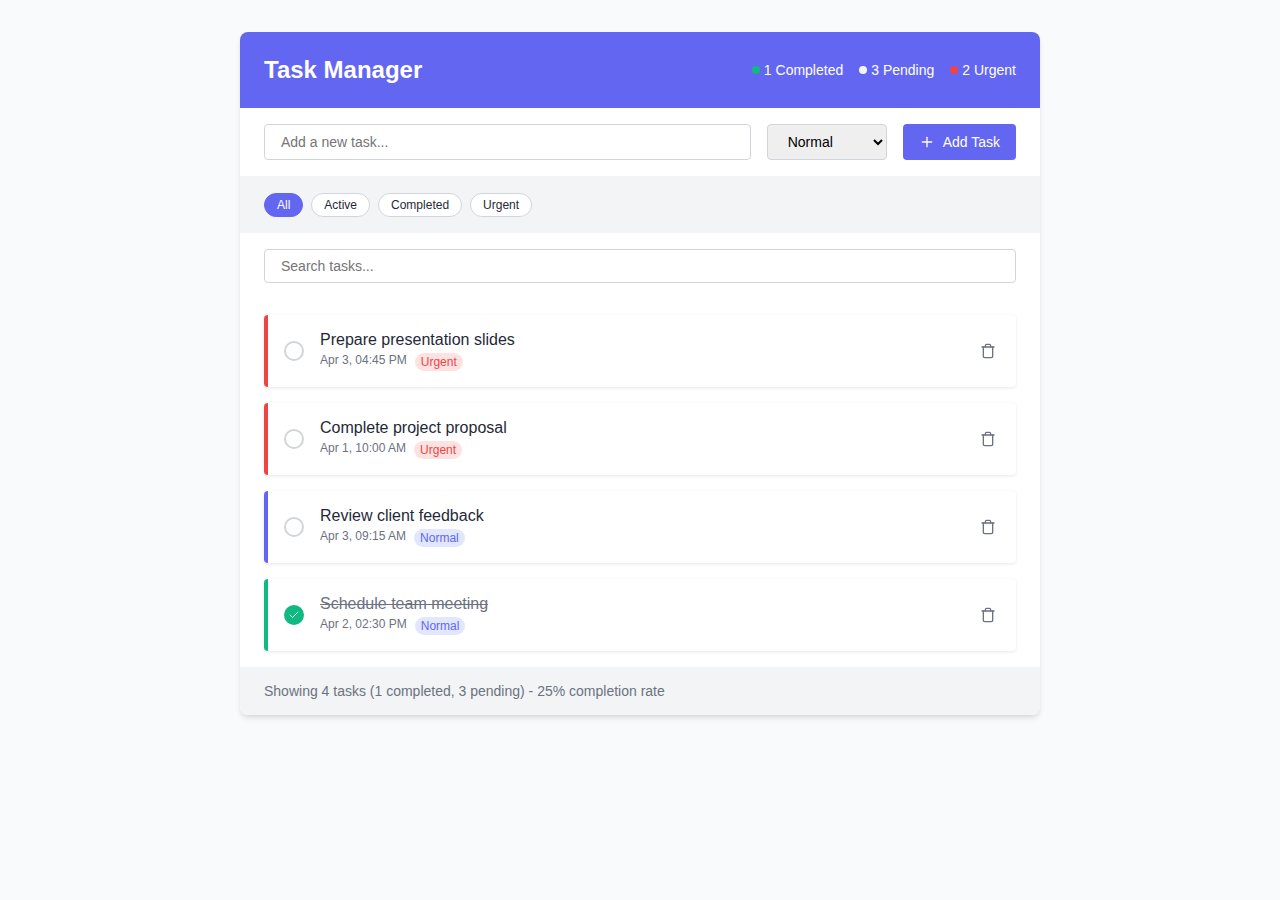
<file: Task_final/index.html>
<!DOCTYPE html>
<html lang="en">
  <head>
    <meta charset="UTF-8" />
    <meta name="viewport" content="width=device-width, initial-scale=1.0" />
    <title>Task Manager</title>
    <link rel="stylesheet" href="styles.css" />
  </head>
  <body>
    <div class="container">
      <header>
        <h1>Task Manager</h1>
        <div class="stats">
          <div>
            <span class="dot completed"></span>
            <span id="completed-count">0 Completed</span>
          </div>
          <div>
            <span class="dot pending"></span>
            <span id="pending-count">0 Pending</span>
          </div>
          <div>
            <span class="dot urgent"></span>
            <span id="urgent-count">0 Urgent</span>
          </div>
        </div>
      </header>

      <div class="controls">
        <input type="text" id="task-input" placeholder="Add a new task..." />
        <select id="priority-select">
          <option value="normal">Normal</option>
          <option value="urgent">Urgent</option>
        </select>
        <button id="add-task-btn">
          <svg
            xmlns="http://www.w3.org/2000/svg"
            width="16"
            height="16"
            viewBox="0 0 24 24"
            fill="none"
            stroke="currentColor"
            stroke-width="2"
            stroke-linecap="round"
            stroke-linejoin="round"
          >
            <line x1="12" y1="5" x2="12" y2="19"></line>
            <line x1="5" y1="12" x2="19" y2="12"></line>
          </svg>
          Add Task
        </button>
      </div>

      <div class="filter-container">
        <button class="filter-button active" data-filter="all">All</button>
        <button class="filter-button" data-filter="active">Active</button>
        <button class="filter-button" data-filter="completed">Completed</button>
        <button class="filter-button" data-filter="urgent">Urgent</button>
      </div>

      <div class="search-container">
        <input
          type="text"
          id="search-input"
          class="search-input"
          placeholder="Search tasks..."
        />
      </div>

      <div class="tasks" id="tasks-container">
        <!-- Tasks will be dynamically added here -->
      </div>

      <div class="summary" id="summary">
        <!-- Summary will be dynamically added here -->
      </div>
    </div>
    <script src="./script.js"></script>
  </body>
</html>
</file>
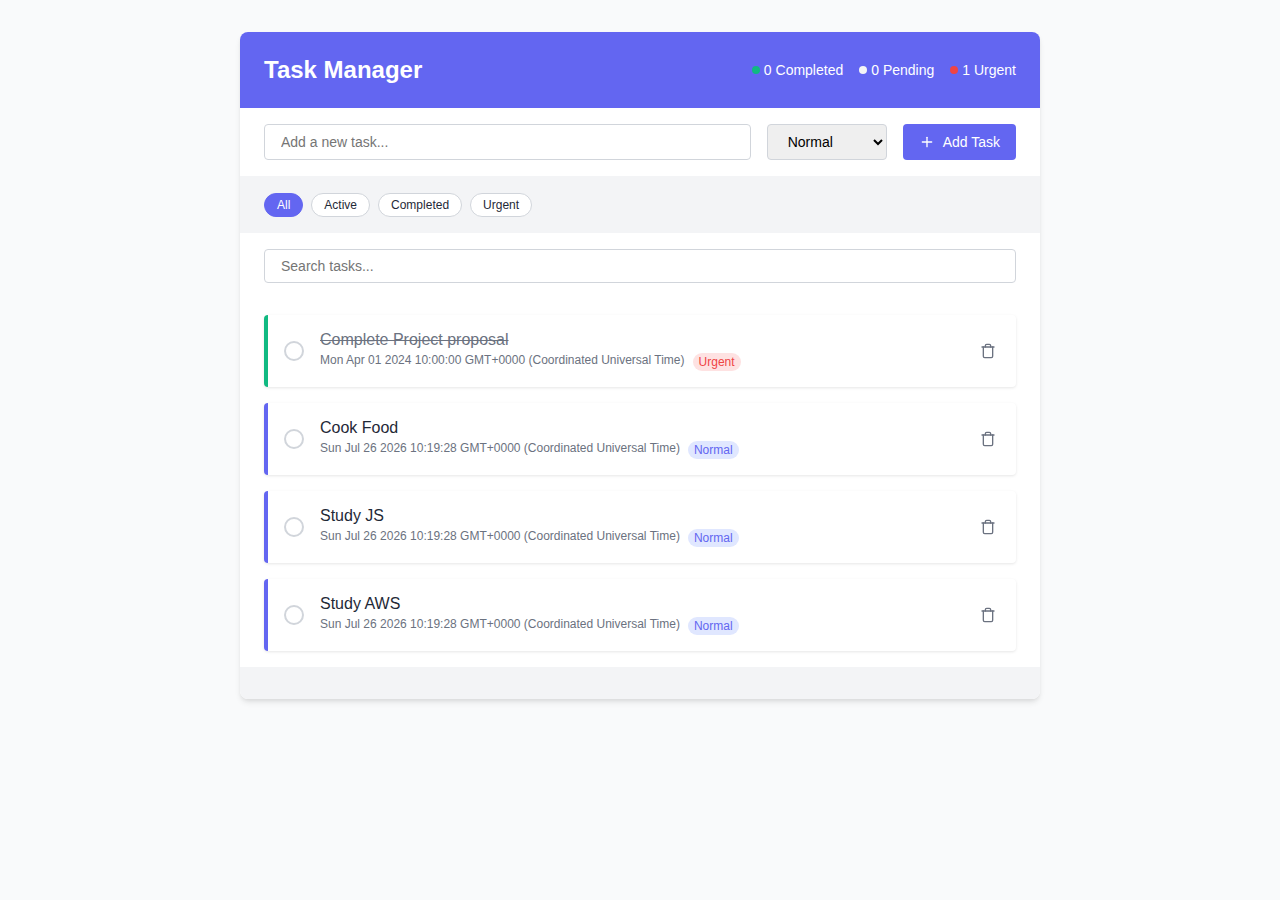
<file: Task_starter/index.html>
<!DOCTYPE html>
<html lang="en">
  <head>
    <meta charset="UTF-8" />
    <meta name="viewport" content="width=device-width, initial-scale=1.0" />
    <title>Task Manager</title>
    <link rel="stylesheet" href="styles.css" />
  </head>
  <body>
    <div class="container">
      <header>
        <h1>Task Manager</h1>
        <div class="stats">
          <div>
            <span class="dot completed"></span>
            <span id="completed-count">0 Completed</span>
          </div>
          <div>
            <span class="dot pending"></span>
            <span id="pending-count">0 Pending</span>
          </div>
          <div>
            <span class="dot urgent"></span>
            <span id="urgent-count">0 Urgent</span>
          </div>
        </div>
      </header>

      <div class="controls">
        <input type="text" id="task-input" placeholder="Add a new task..." />
        <select id="priority-select">
          <option value="normal">Normal</option>
          <option value="urgent">Urgent</option>
        </select>
        <button id="add-task-btn">
          <svg
            xmlns="http://www.w3.org/2000/svg"
            width="16"
            height="16"
            viewBox="0 0 24 24"
            fill="none"
            stroke="currentColor"
            stroke-width="2"
            stroke-linecap="round"
            stroke-linejoin="round"
          >
            <line x1="12" y1="5" x2="12" y2="19"></line>
            <line x1="5" y1="12" x2="19" y2="12"></line>
          </svg>
          Add Task
        </button>
      </div>

      <div class="filter-container">
        <button class="filter-button active" data-filter="all">All</button>
        <button class="filter-button" data-filter="active">Active</button>
        <button class="filter-button" data-filter="completed">Completed</button>
        <button class="filter-button"  data-filter="urgent">Urgent</button>
      </div>

      <div class="search-container">
        <input
          type="text"
          id="search-input"
          class="search-input"
          placeholder="Search tasks..."
        />
      </div>

      <div class="tasks" id="tasks-container">
        <!-- Tasks will be dynamically added here -->

      </div>

      <div class="summary" id="summary">
        <!-- Summary will be dynamically added here -->
      </div>
    </div>
    <script src="./script.js"></script>
  </body>
</html>
</file>
<file: Task_final/styles.css>
:root {
  --primary: #6366f1;
  --primary-hover: #4f46e5;
  --secondary: #f3f4f6;
  --text-dark: #1f2937;
  --text-light: #6b7280;
  --danger: #ef4444;
  --success: #10b981;
  --shadow: 0 4px 6px -1px rgba(0, 0, 0, 0.1),
    0 2px 4px -1px rgba(0, 0, 0, 0.06);
}

* {
  margin: 0;
  padding: 0;
  box-sizing: border-box;
  font-family: "Segoe UI", Tahoma, Geneva, Verdana, sans-serif;
}

body {
  background-color: #f9fafb;
  color: var(--text-dark);
  min-height: 100vh;
  display: flex;
  flex-direction: column;
  align-items: center;
  padding: 2rem 1rem;
}

.container {
  width: 100%;
  max-width: 800px;
  background-color: white;
  border-radius: 0.5rem;
  box-shadow: var(--shadow);
  overflow: hidden;
}

header {
  background-color: var(--primary);
  padding: 1.5rem;
  color: white;
  display: flex;
  justify-content: space-between;
  align-items: center;
}

h1 {
  font-size: 1.5rem;
  font-weight: 600;
}

.stats {
  display: flex;
  gap: 1rem;
  font-size: 0.875rem;
}

.stats > div {
  display: flex;
  align-items: center;
  gap: 0.25rem;
}

.dot {
  width: 8px;
  height: 8px;
  border-radius: 50%;
}

.dot.completed {
  background-color: var(--success);
}

.dot.pending {
  background-color: var(--secondary);
}

.dot.urgent {
  background-color: var(--danger);
}

.controls {
  padding: 1rem 1.5rem;
  display: flex;
  gap: 1rem;
  border-bottom: 1px solid var(--secondary);
}

input,
select,
button {
  padding: 0.5rem 1rem;
  border-radius: 0.25rem;
  border: 1px solid #d1d5db;
  font-size: 0.875rem;
}

input {
  flex: 1;
}

select {
  min-width: 120px;
}

button {
  background-color: var(--primary);
  color: white;
  border: none;
  cursor: pointer;
  transition: background-color 0.2s;
  display: flex;
  align-items: center;
  gap: 0.5rem;
}

button:hover {
  background-color: var(--primary-hover);
}

.filter-container {
  padding: 1rem 1.5rem;
  display: flex;
  gap: 0.5rem;
  background-color: var(--secondary);
}

.filter-button {
  background-color: white;
  color: var(--text-dark);
  border: 1px solid #d1d5db;
  padding: 0.25rem 0.75rem;
  border-radius: 1rem;
  font-size: 0.75rem;
  cursor: pointer;
}

.filter-button.active {
  background-color: var(--primary);
  color: white;
  border-color: var(--primary);
}

.search-container {
  padding: 1rem 1.5rem;
  display: flex;
  gap: 0.5rem;
}

.search-input {
  flex: 1;
}

.tasks {
  padding: 1rem 1.5rem;
  display: flex;
  flex-direction: column;
  gap: 1rem;
  max-height: 400px;
  overflow-y: auto;
}

.task {
  display: flex;
  align-items: center;
  justify-content: space-between;
  padding: 1rem;
  border-radius: 0.25rem;
  background-color: white;
  box-shadow: 0 1px 3px rgba(0, 0, 0, 0.1);
  transition: transform 0.2s;
}

.task:hover {
  transform: translateY(-2px);
}

.task.completed {
  border-left: 4px solid var(--success);
}

.task.urgent {
  border-left: 4px solid var(--danger);
}

.task.normal {
  border-left: 4px solid var(--primary);
}

.task-left {
  display: flex;
  align-items: center;
  gap: 1rem;
}

.task-check {
  width: 20px;
  height: 20px;
  border-radius: 50%;
  border: 2px solid #d1d5db;
  display: flex;
  align-items: center;
  justify-content: center;
  cursor: pointer;
}

.task-check.completed {
  background-color: var(--success);
  border-color: var(--success);
  color: white;
}

.task-info {
  display: flex;
  flex-direction: column;
  gap: 0.25rem;
}

.task-title {
  font-weight: 500;
}

.task.completed .task-title {
  text-decoration: line-through;
  color: var(--text-light);
}

.task-meta {
  font-size: 0.75rem;
  color: var(--text-light);
  display: flex;
  gap: 0.5rem;
}

.priority-badge {
  padding: 0.125rem 0.375rem;
  border-radius: 1rem;
  font-size: 0.75rem;
}

.priority-badge.urgent {
  background-color: #fee2e2;
  color: var(--danger);
}

.priority-badge.normal {
  background-color: #e0e7ff;
  color: var(--primary);
}

.task-actions {
  display: flex;
  gap: 0.5rem;
}

.task-action-btn {
  background: none;
  border: none;
  color: var(--text-light);
  cursor: pointer;
  padding: 0.25rem;
  border-radius: 0.25rem;
}

.task-action-btn:hover {
  background-color: var(--secondary);
}

.summary {
  padding: 1rem 1.5rem;
  background-color: var(--secondary);
  font-size: 0.875rem;
  color: var(--text-light);
}

@media (max-width: 640px) {
  .controls,
  .filter-container {
    flex-direction: column;
  }

  .stats {
    flex-direction: column;
    gap: 0.25rem;
  }

  header {
    flex-direction: column;
    align-items: flex-start;
    gap: 0.5rem;
  }
}
</file>
<file: Task_starter/styles.css>
:root {
  --primary: #6366f1;
  --primary-hover: #4f46e5;
  --secondary: #f3f4f6;
  --text-dark: #1f2937;
  --text-light: #6b7280;
  --danger: #ef4444;
  --success: #10b981;
  --shadow: 0 4px 6px -1px rgba(0, 0, 0, 0.1),
    0 2px 4px -1px rgba(0, 0, 0, 0.06);
}

* {
  margin: 0;
  padding: 0;
  box-sizing: border-box;
  font-family: "Segoe UI", Tahoma, Geneva, Verdana, sans-serif;
}

body {
  background-color: #f9fafb;
  color: var(--text-dark);
  min-height: 100vh;
  display: flex;
  flex-direction: column;
  align-items: center;
  padding: 2rem 1rem;
}

.container {
  width: 100%;
  max-width: 800px;
  background-color: white;
  border-radius: 0.5rem;
  box-shadow: var(--shadow);
  overflow: hidden;
}

header {
  background-color: var(--primary);
  padding: 1.5rem;
  color: white;
  display: flex;
  justify-content: space-between;
  align-items: center;
}

h1 {
  font-size: 1.5rem;
  font-weight: 600;
}

.stats {
  display: flex;
  gap: 1rem;
  font-size: 0.875rem;
}

.stats > div {
  display: flex;
  align-items: center;
  gap: 0.25rem;
}

.dot {
  width: 8px;
  height: 8px;
  border-radius: 50%;
}

.dot.completed {
  background-color: var(--success);
}

.dot.pending {
  background-color: var(--secondary);
}

.dot.urgent {
  background-color: var(--danger);
}

.controls {
  padding: 1rem 1.5rem;
  display: flex;
  gap: 1rem;
  border-bottom: 1px solid var(--secondary);
}

input,
select,
button {
  padding: 0.5rem 1rem;
  border-radius: 0.25rem;
  border: 1px solid #d1d5db;
  font-size: 0.875rem;
}

input {
  flex: 1;
}

select {
  min-width: 120px;
}

button {
  background-color: var(--primary);
  color: white;
  border: none;
  cursor: pointer;
  transition: background-color 0.2s;
  display: flex;
  align-items: center;
  gap: 0.5rem;
}

button:hover {
  background-color: var(--primary-hover);
}

.filter-container {
  padding: 1rem 1.5rem;
  display: flex;
  gap: 0.5rem;
  background-color: var(--secondary);
}

.filter-button {
  background-color: white;
  color: var(--text-dark);
  border: 1px solid #d1d5db;
  padding: 0.25rem 0.75rem;
  border-radius: 1rem;
  font-size: 0.75rem;
  cursor: pointer;
}

.filter-button.active {
  background-color: var(--primary);
  color: white;
  border-color: var(--primary);
}

.search-container {
  padding: 1rem 1.5rem;
  display: flex;
  gap: 0.5rem;
}

.search-input {
  flex: 1;
}

.tasks {
  padding: 1rem 1.5rem;
  display: flex;
  flex-direction: column;
  gap: 1rem;
  max-height: 400px;
  overflow-y: auto;
}

.task {
  display: flex;
  align-items: center;
  justify-content: space-between;
  padding: 1rem;
  border-radius: 0.25rem;
  background-color: white;
  box-shadow: 0 1px 3px rgba(0, 0, 0, 0.1);
  transition: transform 0.2s;
}

.task:hover {
  transform: translateY(-2px);
}

.task.completed {
  border-left: 4px solid var(--success);
}

.task.urgent {
  border-left: 4px solid var(--danger);
}

.task.normal {
  border-left: 4px solid var(--primary);
}

.task-left {
  display: flex;
  align-items: center;
  gap: 1rem;
}

.task-check {
  width: 20px;
  height: 20px;
  border-radius: 50%;
  border: 2px solid #d1d5db;
  display: flex;
  align-items: center;
  justify-content: center;
  cursor: pointer;
}

.task-check.completed {
  background-color: var(--success);
  border-color: var(--success);
  color: white;
}

.task-info {
  display: flex;
  flex-direction: column;
  gap: 0.25rem;
}

.task-title {
  font-weight: 500;
}

.task.completed .task-title {
  text-decoration: line-through;
  color: var(--text-light);
}

.task-meta {
  font-size: 0.75rem;
  color: var(--text-light);
  display: flex;
  gap: 0.5rem;
}

.priority-badge {
  padding: 0.125rem 0.375rem;
  border-radius: 1rem;
  font-size: 0.75rem;
}

.priority-badge.urgent {
  background-color: #fee2e2;
  color: var(--danger);
}

.priority-badge.normal {
  background-color: #e0e7ff;
  color: var(--primary);
}

.task-actions {
  display: flex;
  gap: 0.5rem;
}

.task-action-btn {
  background: none;
  border: none;
  color: var(--text-light);
  cursor: pointer;
  padding: 0.25rem;
  border-radius: 0.25rem;
}

.task-action-btn:hover {
  background-color: var(--secondary);
}

.summary {
  padding: 1rem 1.5rem;
  background-color: var(--secondary);
  font-size: 0.875rem;
  color: var(--text-light);
}

@media (max-width: 640px) {
  .controls,
  .filter-container {
    flex-direction: column;
  }

  .stats {
    flex-direction: column;
    gap: 0.25rem;
  }

  header {
    flex-direction: column;
    align-items: flex-start;
    gap: 0.5rem;
  }
}
</file>
